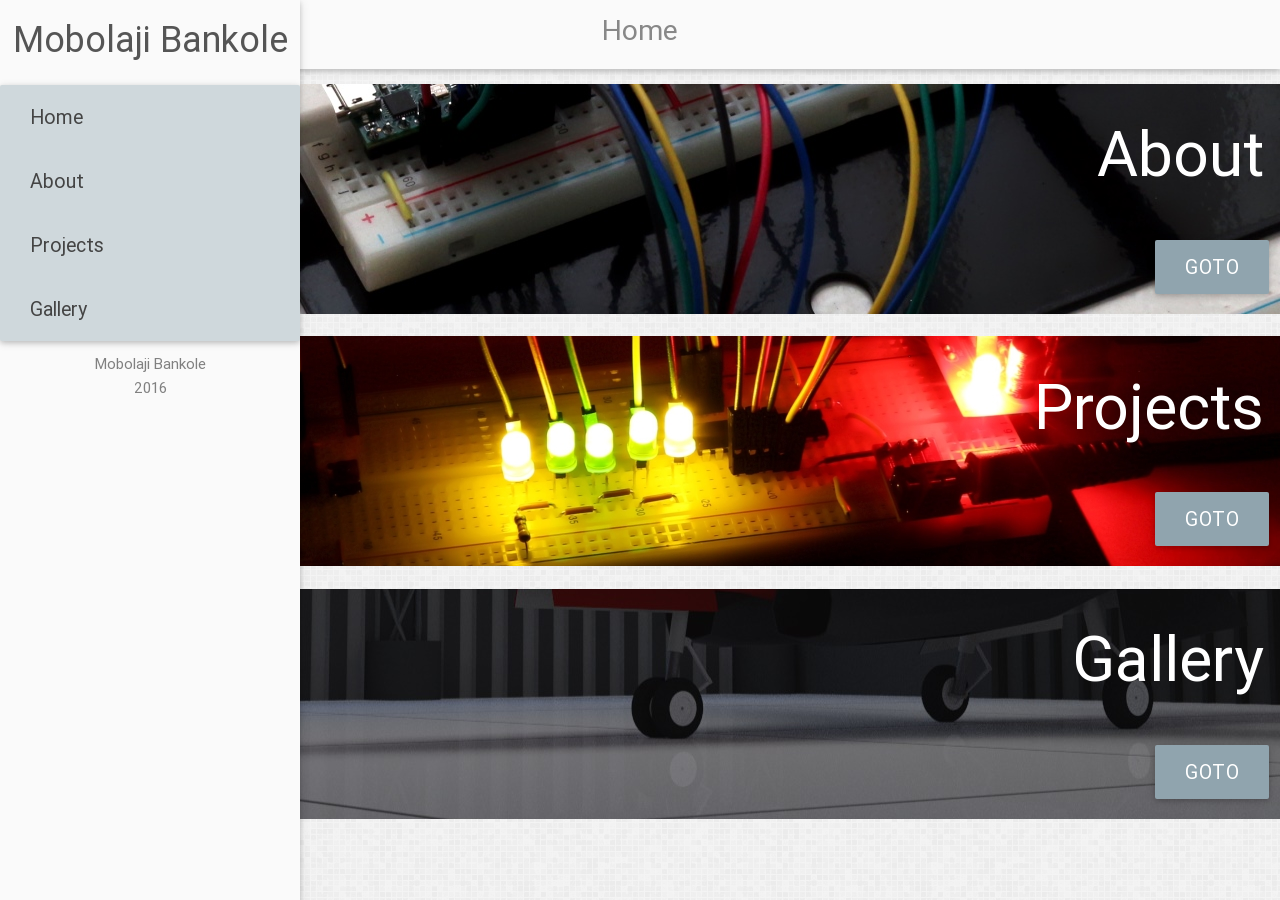
<file: index.html>
<html lang="en">
	<head>
		<title>Home - Mobolaji Bankole</title>
		<link href="http://fonts.googleapis.com/icon?family=Material+Icons" rel="stylesheet">
        <link rel="stylesheet" href="css/w3.css">
		<link type="text/css" rel="stylesheet" href="css/materialize.css"  media="screen,projection"/>
		<meta name="viewport" content="width=device-width, initial-scale=1.0"/>
        <meta name="theme-color" content="#90a4ae">
	</head>
	
	<body background="images/bg.png">
        
        <script type="text/javascript" src="https://code.jquery.com/jquery-2.1.1.min.js"></script>
        <script type="text/javascript" src="js/materialize.js"></script>
        
        <header>
            <ul id="nav-mobile" class="side-nav fixed grey lighten-5">
            <h1 class="center-align" style="font-size:2.4em; margin-top: 20px; color:555555">Mobolaji Bankole</h1>
                <div class="card left-align blue-grey lighten-4">
                    <li><a href="index.html" style="font-size:130%" class="transition">Home</a></li>
                    <li><a href="about.html"  style="font-size:130%" class="transition">About</a></li>
                    <li><a href="projects.html" style="font-size:130%" class="transition">Projects</a></li>
                    <li><a href="gallery.html" style="font-size:130%" class="transition">Gallery</a></li>
                </div>
                <div class="center-align" style="color:grey">
                    <h6>Mobolaji Bankole</h6>
                    <h6>2016</h6>
                </div>
            </ul>
        </header>
        
        <main>
            <div class="card" style="margin-top:0px">
                <div class="section no-pad-bot grey lighten-5" id="index-banner">
                    <div class="container">
                        <div class="container">
                            <a href="#" data-activates="nav-mobile" class="button-collapse top-nav waves-effect waves-light circle hide-on-large-only"><i class="black-text material-icons">menu</i></a>
                        </div>
                            <h1 class="header center" style="font-size:190%; margin:0px; color:888888">Home</h1>
                        <br>
                    </div>
                </div>
            </div>
            
            <div id="main" class="w3-animate-opacity">
                <div class="parallax-container">
                    <div class="row">
                        <div class="col s12 m12 l2 offset-l10">
                            <h1 class="right white-text" style="padding:5px">About</h1>
                        </div>
                    </div>
                    <div class="row">
                    	<div class="col s12 m12 l2 offset-l10">
                            <a class="waves-effect waves-light btn-large blue-grey lighten-2 right transition" href="about.html"  style="font-size:130%" class="transition">Goto</a>
                        </div>
                    </div>
                    <div class="parallax"><img src="images/OverviewThumb.jpg"></div>
                </div>

                <br>

                <div class="parallax-container">
                    <div class="row">
                        <div class="col s12 m12 l2 offset-l10">
                            <h1 class="right white-text" style="padding:5px">Projects</h1>
                        </div>
                    </div>
                    <div class="row">
                        <div class="col s12 m12 l2 offset-l10">
                            <a class="waves-effect waves-light btn-large blue-grey lighten-2 right transition" href="projects.html" style="font-size:130%">Goto</a>
                        </div>
                    </div>
                    <div class="parallax"><img src="images/DarkLightStripThumb.jpg"></div>
                </div>

                <br>

                <div class="parallax-container">
                    <div class="row">
                        <div class="col s12 m12 l2 offset-l10">
                            <h1 class="right white-text" style="padding:5px">Gallery</h1>
                        </div>
                    </div>
                    <div class="row">
                        <div class="col s12 m12 l2 offset-l10">
                            <a class="waves-effect waves-light btn-large blue-grey lighten-2 right transition" href="gallery.html" style="font-size:130%">Goto</a>
                        </div>
                    </div>
                    <div class="parallax"><img src="images/render7thumb.jpg"></div>
                </div>
            </div>
            
            <br>

        </main>
        
        <script>
            $(document).ready(function(){
                $('.parallax').parallax();
                $('.button-collapse').sideNav();                
                $('a.transition').click(function() {
                    event.preventDefault();
                    newLocation = this.href;
                    $('#main').fadeOut(150, newpage);
                });

                function newpage() {
                    window.location = newLocation;
                }
            });
        </script>
        <script>
            (function(i,s,o,g,r,a,m){i['GoogleAnalyticsObject']=r;i[r]=i[r]||function(){
            (i[r].q=i[r].q||[]).push(arguments)},i[r].l=1*new Date();a=s.createElement(o),
            m=s.getElementsByTagName(o)[0];a.async=1;a.src=g;m.parentNode.insertBefore(a,m)
            })(window,document,'script','https://www.google-analytics.com/analytics.js','ga');

            ga('create', 'UA-83601581-1', 'auto');
            ga('send', 'pageview');
        </script>
	</body>
</html>
</file>
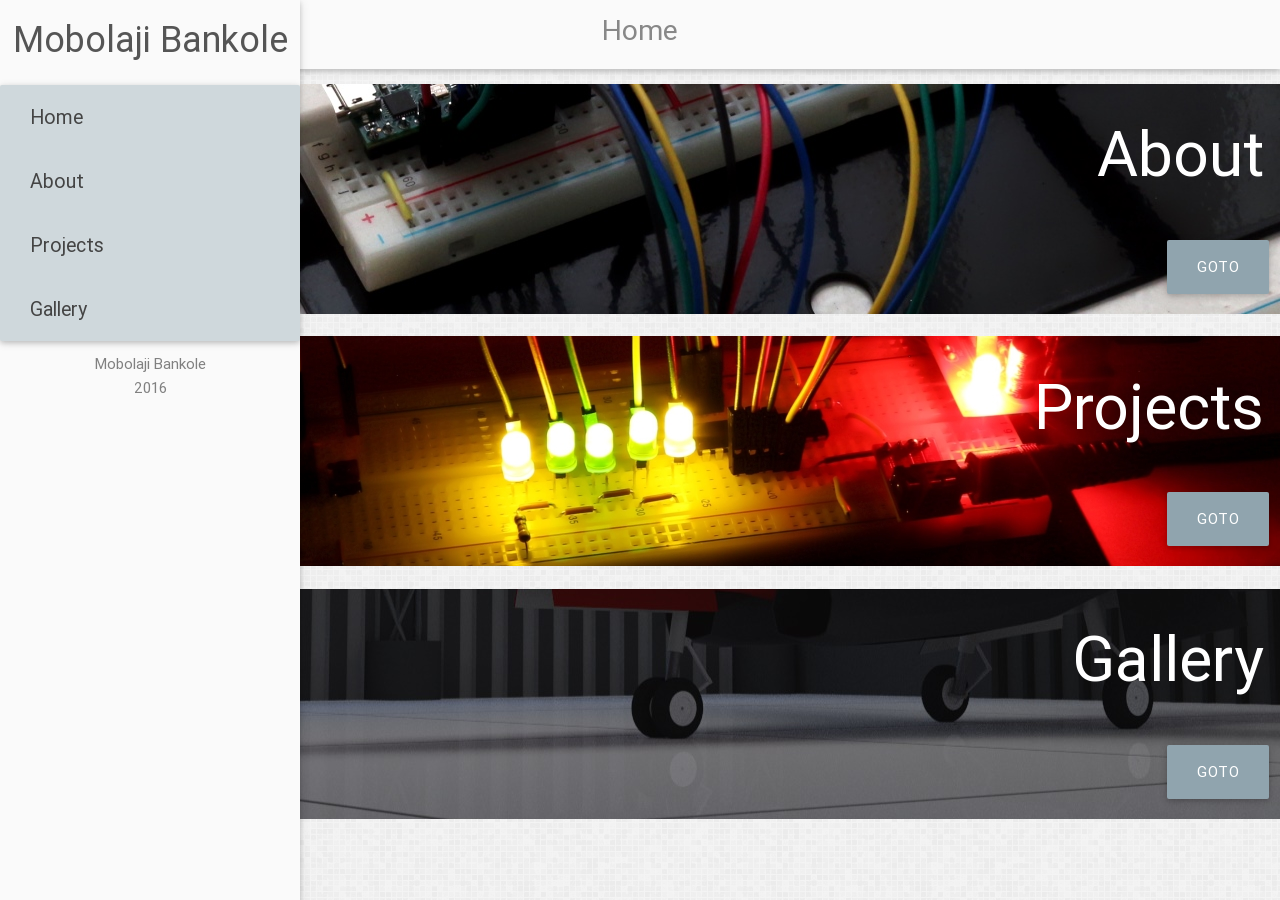
<file: backup/index.html>
<html>
	<head>
		<title>Home - Mobolaji Bankole</title>
		<link href="http://fonts.googleapis.com/icon?family=Material+Icons" rel="stylesheet">
		<link type="text/css" rel="stylesheet" href="css/materialize.css"  media="screen,projection"/>
		<meta name="viewport" content="width=device-width, initial-scale=1.0"/>
        <meta name="theme-color" content="#90a4ae">
	</head>
	
	<body background="images/bg.png">
        
        <script type="text/javascript" src="https://code.jquery.com/jquery-2.1.1.min.js"></script>
        <script type="text/javascript" src="js/materialize.js"></script>
        
        <header>
            <ul id="nav-mobile" class="side-nav fixed grey lighten-5">
            <h1 class="center-align" style="font-size:2.4em; margin-top: 20px; color:555555">Mobolaji Bankole</h1>
                <div class="card left-align blue-grey lighten-4">
                    <li><a href="#" style="font-size:130%">Home</a></li>
                    <li><a href="about.html"  style="font-size:130%">About</a></li>
                    <li><a href="#" style="font-size:130%">Projects</a></li>
                    <li><a href="#" style="font-size:130%">Gallery</a></li>
                </div>
                <div class="center-align" style="color:grey">
                    <h6>Mobolaji Bankole</h6>
                    <h6>2016</h6>
                </div>
            </ul>
        </header>
        
        <main>
            <div class="card" style="margin-top:0px">
                <div class="section no-pad-bot grey lighten-5" id="index-banner">
                    <div class="container">
                        <div class="container">
                            <a href="#" data-activates="nav-mobile" class="button-collapse top-nav waves-effect waves-light circle hide-on-large-only"><i class="black-text material-icons">menu</i></a>
                        </div>
                            <h1 class="header center" style="font-size:190%; margin:0px; color:888888">Home</h1>
                        <br>
                    </div>
                </div>
            </div>
            
            <div class="parallax-container">
                <div class="row">
                    <div class="col s12 m12 l2 offset-l10">
                        <h1 class="right white-text" style="padding:5px">About</h1>
                    </div>
                </div>
                <div class="row">
                    <div class="col s12 m12 l2 offset-l10">
                        <a class="waves-effect waves-light btn-large blue-grey lighten-2 right" href="#">Goto</a>
                    </div>
                </div>
                <div class="parallax"><img src="images/OverviewThumb.jpg"></div>
            </div>
            
            <br>
            
            <div class="parallax-container">
                <div class="row">
                    <div class="col s12 m12 l2 offset-l10">
                        <h1 class="right white-text" style="padding:5px">Projects</h1>
                    </div>
                </div>
                <div class="row">
                    <div class="col s12 m12 l2 offset-l10">
                        <a class="waves-effect waves-light btn-large blue-grey lighten-2 right" href="#">Goto</a>
                    </div>
                </div>
                <div class="parallax"><img src="images/DarkLightStripThumb.jpg"></div>
            </div>
            
            <br>
            
            <div class="parallax-container">
                <div class="row">
                    <div class="col s12 m12 l2 offset-l10">
                        <h1 class="right white-text" style="padding:5px">Gallery</h1>
                    </div>
                </div>
                <div class="row">
                    <div class="col s12 m12 l2 offset-l10">
                        <a class="waves-effect waves-light btn-large blue-grey lighten-2 right" href="#">Goto</a>
                    </div>
                </div>
                <div class="parallax"><img src="images/render7thumb.jpg"></div>
            </div>
            
            <br>

        </main>
        
        <script>
            $(document).ready(function()
            {
                $('.parallax').parallax();
                $('.button-collapse').sideNav(
                {
                    menuWidth: 300, // Default is 240
                    edge: 'left', // Choose the horizontal origin
                    closeOnClick: false // Closes side-nav on <a> clicks, useful for Angular/Meteor
                }
                );
            }
            );
        </script>
	</body>
</html>
</file>
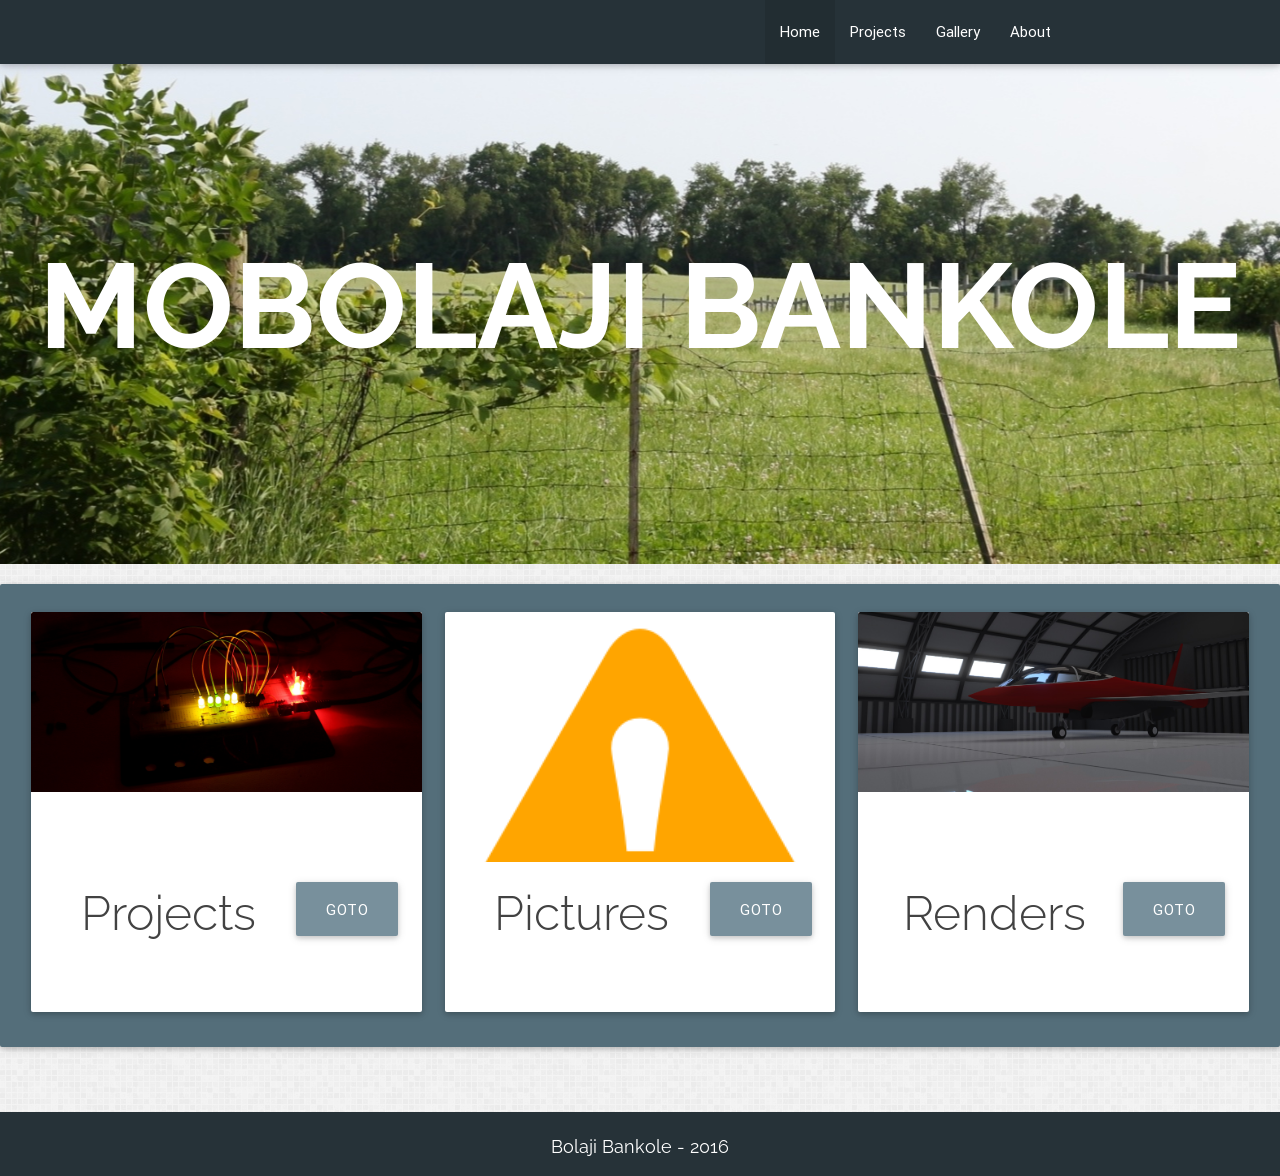
<file: old/index.html>
<!DOCTYPE html>
<html>
    
<head>
	<script type="text/rocketscript">
		var host = "mbankole.com";
		if ((host == window.location.host) && (window.location.protocol != "https:"))
			window.location.protocol = "https";
	</script>
	<link href='https://fonts.googleapis.com/css?family=Raleway:600' rel='stylesheet' type='text/css'>
    <!--This site is by no means an example of good html-->
	<!-- __  __       _           _       _ _   ____              _         _      -->
	<!--|  \/  |     | |         | |     (_|_) |  _ \            | |       | |     -->
	<!--| \  / | ___ | |__   ___ | | __ _ _ _  | |_) | __ _ _ __ | | _____ | | ___ -->
	<!--| |\/| |/ _ \| '_ \ / _ \| |/ _` | | | |  _ < / _` | '_ \| |/ / _ \| |/ _ \-->
	<!--| |  | | (_) | |_) | (_) | | (_| | | | | |_) | (_| | | | |   < (_) | |  __/-->
	<!--|_|  |_|\___/|_.__/ \___/|_|\__,_| |_| |____/ \__,_|_| |_|_|\_\___/|_|\___|-->
	<!--                                _/ |                                       -->
	<!--                               |__/                                        -->
	<!--Import materialize.css-->
    <link type="text/css" rel="stylesheet" href="css/materialize.css"  media="screen,projection"/>
	<title>Mobolaji Bankole</title>
    <!--Mobile Stuff-->
	<meta name="viewport" content="width=device-width, initial-scale=1.0, maximum-scale=1.0, user-scalable=no"/>
	<meta name="theme-color" content="#263238">
</head>

<body style="background-image:url(images/bg.png)">
    <!--Import jQuery before materialize.js-->
    <script type="text/javascript" src="https://code.jquery.com/jquery-2.1.1.min.js"></script>
    <script type="text/javascript" src="js/materialize.js"></script>
	<!-- START -->
	<div class="navbar-fixed">
		<nav class="blue-grey darken-4" role="navigation">
			<!--<a href="#!" class="brand-logo center"><i class="mdi-alert-warning left"></i>Heavy Construction</a>-->
			<div class="nav-wrapper container">
				<a id="logo-container" href="#" class="brand-logo" style="fontsize:5"></a>
				<!--normal-->
				<ul class="right hide-on-med-and-down">
					<li class="active"><a href="#">Home</a></li>
					<li><a href="projects.html">Projects</a></li>
					<li><a href="gallery.html">Gallery</a></li>
					<li><a href="about.html">About</a></li>
				</ul>
				<!--Small/Mobile-->
				<ul id="nav-mobile" class="side-nav">
					<li class="active"><a href="#"><i class="mdi-action-home small left"></i>Home</a></li>
					<li><a href="projects.html"><i class="mdi-action-group-work small left"></i>Projects</a></li>
					<li><a href="gallery.html"><i class="mdi-image-collections small left"></i>Gallery</a></li>
					<li><a href="about.html"><i class="mdi-social-person small left"></i>About</a></li>
				</ul>
			<a href="#" data-activates="nav-mobile" class="button-collapse"><i class="mdi-navigation-menu"></i></a>
			</div>
		</nav>
	</div>
	<div background-color="ffffff">
        <div class="parallax-container">
            <h1 class="white-text center-align hide-on-med-and-down" style="font-size:8em; line-height:1em; padding-top:1.25em; padding-bottom:1.25em"><b>MOBOLAJI BANKOLE</b></h1>
            <h1 class="white-text center-align hide-on-large-and-up" style="font-size:5em; line-height:1em; padding-top:1.25em"><b>MOBOLAJI BANKOLE</b></h1>
            <div class="parallax">
                <img src="images/fieldBackground.JPG">
            </div>
        </div>
    </div>
    
	
    
    <div class="card blue-grey darken-1" style="margin-top:20px; margin-left:0px; margin-right:0px; margin-bottom:0px">
        <div class="card-content white-text">
            <div class="row" style="margin-top:0px; margin-left:0px; margin-right:0px; margin-bottom:0px">
                <div class="col s12 m12 l4">
                    <div class="card medium">
                        <div class="card-image">
                            <img src="images/DarkLightStripThumb.jpg">
                        </div>
                        <div class="card-content">
                            <div class="row">
                                <div class="col s12 m12 l8">
                                    <h1 class="card-title grey-text text-darken-3 center-align" style="font-size:3.2em; line-height:.0em">Projects</h1>
                                </div>
                                <div class="col s12 m12 l4">
                                    <a class="waves-effect waves-light btn-large blue-grey lighten-1" href="projects.html">Goto</a>
                                </div>
                            </div>
                        </div>
                    </div>
                </div>

                <div class="col s12 m12 l4">
                    <div class="card medium">
                        <div class="card-image">
                            <img src="images/ImageError.png">
                        </div>
                        <div class="card-content">
                            <div class="row">
                                <div class="col s12 m12 l8">
                                    <h1 class="card-title grey-text text-darken-3 center-align" style="font-size:3.2em; line-height:.0em">Pictures</h1>
                                </div>
                                <div class="col s12 m12 l4">
                                    <a class="waves-effect waves-light btn-large blue-grey lighten-1" href="#">Goto</a>
                                </div>
                            </div>
                        </div>
                    </div>
                </div>

                <div class="col s12 m12 l4">
                    <div class="card medium">
                        <div class="card-image">
                            <img src="images/render7thumb.jpg">
                        </div>
                        <div class="card-content">
                            <div class="row">
                                <div class="col s12 m12 l8">
                                    <h1 class="card-title grey-text text-darken-3 center-align" style="font-size:3.2em; line-height:.0em">Renders</h1>
                                </div>
                                <div class="col s12 m12 l4">
                                    <a class="waves-effect waves-light btn-large blue-grey lighten-1" href="gallery.html">Goto</a>
                                </div>
                            </div>
                        </div>
                    </div>
                </div>
            </div>
        </div>
    </div>
    <br>
    <br>
    
	<footer class="page-footer blue-grey darken-4">   
        <h6 class="center-align" style="color:white; font-size:1.2em; padding-bottom:0.8em">Bolaji Bankole - 2016</h6> 
	</footer>
    
	<!-- JAVASCRIPT -->
	<script>
        $(".button-collapse").sideNav();
        $(document).ready(function(){
          $('.parallax').parallax();
        });
	</script>
</body>
    
</html>
</file>
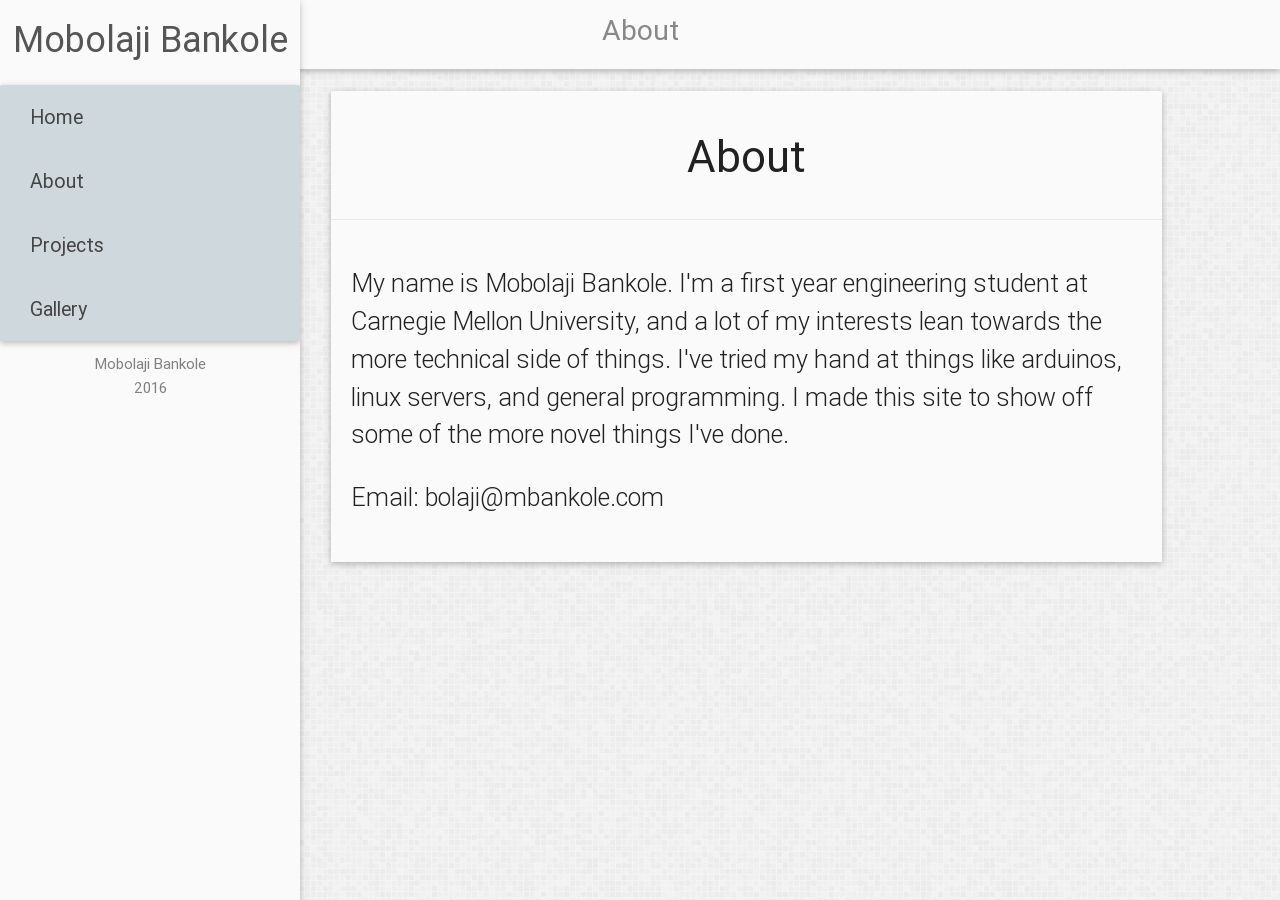
<file: about.html>
<html lang="en">
	<head>
		<title>About - Mobolaji Bankole</title>
		<link href="http://fonts.googleapis.com/icon?family=Material+Icons" rel="stylesheet">
        <link rel="stylesheet" href="css/w3.css">
		<link type="text/css" rel="stylesheet" href="css/materialize.css"  media="screen,projection"/>
		<meta name="viewport" content="width=device-width, initial-scale=1.0"/>
        <meta name="theme-color" content="#b0bec5">
	</head>
	
	<body background="images/bg.png">
        
        <script type="text/javascript" src="https://code.jquery.com/jquery-2.1.1.min.js"></script>
        <script type="text/javascript" src="js/materialize.js"></script>
        
        <header>
            <ul id="nav-mobile" class="side-nav fixed grey lighten-5">
            <h1 class="center-align" style="font-size:2.4em; margin-top: 20px; color:555555">Mobolaji Bankole</h1>
                <div class="card left-align blue-grey lighten-4">
                    <li><a href="index.html" style="font-size:130%" class="transition">Home</a></li>
                    <li><a href="about.html"  style="font-size:130%" class="transition">About</a></li>
                    <li><a href="projects.html" style="font-size:130%" class="transition">Projects</a></li>
                    <li><a href="gallery.html" style="font-size:130%" class="transition">Gallery</a></li>
                </div>
                <div class="center-align" style="color:grey">
                    <h6>Mobolaji Bankole</h6>
                    <h6>2016</h6>
                </div>
            </ul>
        </header>
        
        <main>
            <div class="card" style="margin-top:0px">
                <div class="section no-pad-bot grey lighten-5" id="index-banner">
                    <div class="container">
                        <div class="container">
                            <a href="#" data-activates="nav-mobile" class="button-collapse top-nav waves-effect waves-light circle hide-on-large-only"><i class="black-text material-icons">menu</i></a>
                        </div>
                            <h1 class="header center" style="font-size:190%; margin:0px; color:888888">About</h1>
                        <br>
                    </div>
                </div>
            </div>
            
            <div id="main" class="w3-animate-bottom">
                <div class="row">
                    <div class="col s12 m12 l8 offset-l3">
                        <div class="card grey lighten-5">
                            <div class="card-content">
                                <h3 class="center">About</h3>
                            </div>
                            <div class="card-action">
                                <p class="flow-text">My name is Mobolaji Bankole. I'm a first year engineering student at Carnegie Mellon University, and a lot of my interests lean towards the more technical side of things. I've tried my hand at things like arduinos, linux servers, and general programming. I made this site to show off some of the more novel things I've done.</p>
                                <p class="flow-text">Email: bolaji@mbankole.com</p>
                            </div>
                        </div>
                    </div>
                </div>
            </div>
            <br>
        </main>
        
        <script>
            $(document).ready(function(){
                $('.parallax').parallax();
                $('.button-collapse').sideNav();                
                $('a.transition').click(function() {
                    event.preventDefault();
                    newLocation = this.href;
                    $('#main').fadeOut(150, newpage);
                });

                function newpage() {
                    window.location = newLocation;
                }
            });
        </script>
        <script>
            (function(i,s,o,g,r,a,m){i['GoogleAnalyticsObject']=r;i[r]=i[r]||function(){
            (i[r].q=i[r].q||[]).push(arguments)},i[r].l=1*new Date();a=s.createElement(o),
            m=s.getElementsByTagName(o)[0];a.async=1;a.src=g;m.parentNode.insertBefore(a,m)
            })(window,document,'script','https://www.google-analytics.com/analytics.js','ga');

            ga('create', 'UA-83601581-1', 'auto');
            ga('send', 'pageview');
        </script>
	</body>
</html>
</file>
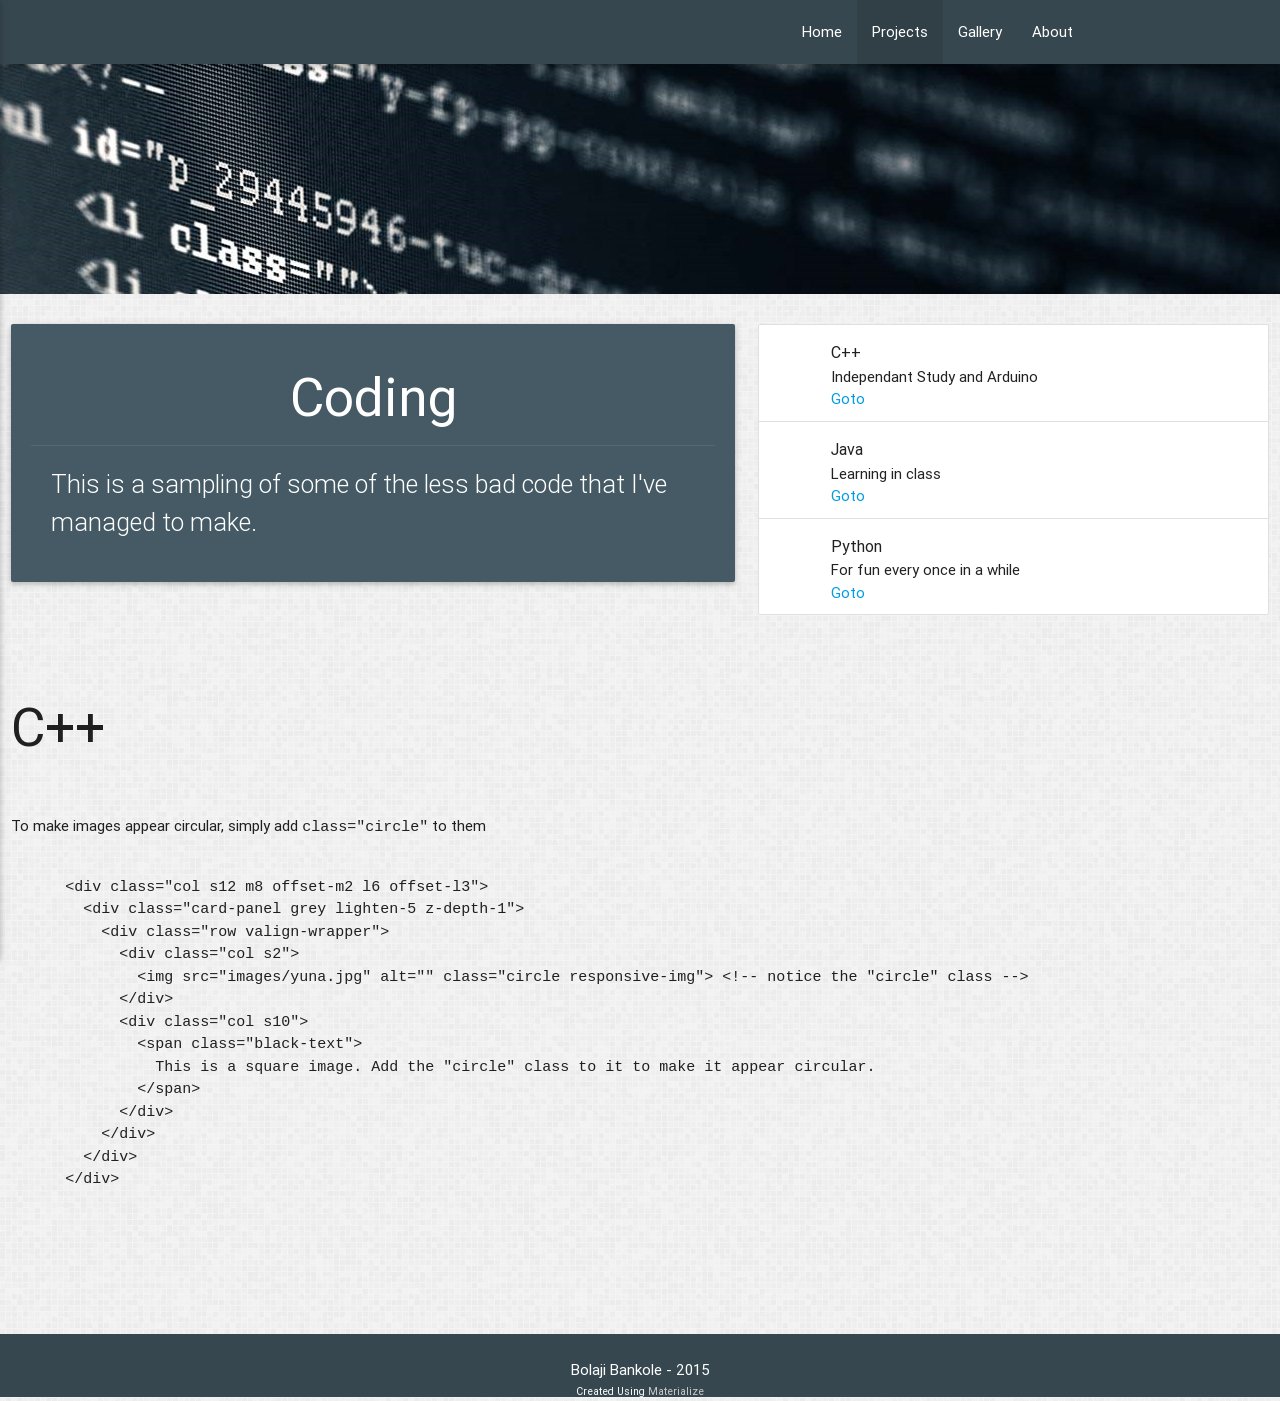
<file: coding.html>
<!DOCTYPE html>
<html>
<head>
	<script type="text/rocketscript">
		var host = "mbankole.com";
		if ((host == window.location.host) && (window.location.protocol != "https:"))
			window.location.protocol = "https";
	</script>
	<link href='https://fonts.googleapis.com/css?family=Raleway:600' rel='stylesheet' type='text/css'>
    <!--Import materialize.css-->
    <link type="text/css" rel="stylesheet" href="css/materialize.css"  media="screen,projection"/>
	<title>Coding - Mobolaji Bankole</title>
    <!--Mobile Stuff-->
	<meta name="viewport" content="width=device-width, initial-scale=1.0, maximum-scale=1.0, user-scalable=no"/>
	<meta name="theme-color" content="#263238">
</head>

<body style="background-image:url(images/bg.png)">
    <!--Import jQuery before materialize.js-->
    <script type="text/javascript" src="https://code.jquery.com/jquery-2.1.1.min.js"></script>
    <script type="text/javascript" src="js/materialize.js"></script>
	<!-- START -->
	<div class="navbar-fixed">
		<nav class="blue-grey darken-3" style="color:rgba(69, 90, 100,.4)" role="navigation">
			<!--<a href="#!" class="brand-logo center"><i class="mdi-alert-warning left"></i>Heavy Construction</a>-->
			<div class="nav-wrapper container">
				<a id="logo-container" href="#" class="brand-logo" style="fontsize:5"></a>
				<!--normal-->
				<ul class="right hide-on-med-and-down">
					<li><a href="index.html">Home</a></li>
					<li class="active"><a href="#">Projects</a></li>
					<li><a href="gallery.html">Gallery</a></li>
					<li><a href="about.html">About</a></li>
				</ul>
				<!--Small/Mobile-->
				<ul id="nav-mobile" class="side-nav">
					<li><a href="index.html"><i class="mdi-action-home small left"></i>Home</a></li>
					<li class="active"><a href="#"><i class="mdi-action-group-work small left"></i>Projects</a></li>
					<li><a href="gallery.html"><i class="mdi-image-collections small left"></i>Gallery</a></li>
					<li><a href="about.html"><i class="mdi-social-person small left"></i>About</a></li>
				</ul>
			<a href="#" data-activates="nav-mobile" class="button-collapse"><i class="mdi-navigation-menu"></i></a>
			</div>
		</nav>
	</div>

	<div class="parallax-container">
		<br>
		<br>
		<br>
		<br>
		<br>
		<br>
		<br>
		<br>
		<div class="container">
			<h1 class="white-text center-align" style="font-size:8em"><b>CODING</b></h1>
		</div>
		<div class="parallax">
			<img src="images/code.jpg">
		</div>
	</div>
	<br>
		<!--<video poster="images/ImageError.png" autoplay loop muted>
			<source src="vid.ogv" type='video/ogg; codecs="theora, vorbis"'>
			<source src="vid.mp4" type='video/mp4; codecs="avc1.4D401E, mp4a.40.2"'>
			Your browser does not support the video tag.
		</video>-->
	<div class="row">
		<div class="col s12 m7">
			<div class="card blue-grey darken-2">
				<div class="card-content white-text">
					<h2 class="header center" style="line-height:01">Coding</h2>
					<div class="card-action">
						<p class="flow-text">This is a sampling of some of the less bad code that I've managed to make. </p>
					</div>
				</div>
			</div>
        </div>
		<div class="col s12 m5">
			<ul class="collection">
				<li class="collection-item avatar">
					<h4 class="title" style="font-size:20;line-height:0">C++</h4>
					<p>Independant Study and Arduino<br><A HREF="#c++">Goto</A></p>
				</li>
				<li class="collection-item avatar">
					<h4 class="title" style="font-size:20;line-height:0">Java</h4>
					<p>Learning in class<br><A HREF="#java">Goto</A></p>
				</li>
				<li class="collection-item avatar">
					<h4 class="title" style="font-size:20;line-height:0">Python</h4>
					<p>For fun every once in a while<br><A HREF="#python">Goto</A></p>
				</li>
			</ul>
		</div>
	</div>
	<br>
	<A NAME="c++"></A>
	<div class = "row">
		<div class="col s12" style="line-height:0">
			<h2> C++ </h2>
		</div>
	</div>
	<div class="row">
          <div class="col s12">
            <p>To make images appear circular, simply add <code class="language-markup">class="circle"</code> to them</p>
            <pre><code class="language-markup">
      &lt;div class="col s12 m8 offset-m2 l6 offset-l3">
        &lt;div class="card-panel grey lighten-5 z-depth-1">
          &lt;div class="row valign-wrapper">
            &lt;div class="col s2">
              &lt;img src="images/yuna.jpg" alt="" class="circle responsive-img"> &lt;!-- notice the "circle" class -->
            &lt;/div>
            &lt;div class="col s10">
              &lt;span class="black-text">
                This is a square image. Add the "circle" class to it to make it appear circular.
              &lt;/span>
            &lt;/div>
          &lt;/div>
        &lt;/div>
      &lt;/div>
            </code></pre>
          </div>
        </div>
	<A NAME="java"></A>
	<br>
	<div class="row">
		<div class="col s12 m5">

        </div>
		<div class="col s12 m7">

        </div>		
	</div>
	<A NAME="python"></A>
	<br>
	<div class="row">
		<div class="col s12 m5">
			
        </div>
		<div class="col s12 m7">
			
        </div>		
	</div>

	<footer class="page-footer blue-grey darken-3">
        <div class="container">
			<h6 class="center-align" style="color:white;font-size:1em">Bolaji Bankole - 2015</h6>
			<h6 class="center-align" style="color:white;font-size:.7em">Created Using <a href="http://materializecss.com/" style="color:#CCCCCC">Materialize</a></h6>
        </div>
	</footer>
	<!-- JAVASCRIPT -->
	<script>
	$(".button-collapse").sideNav();
	$(document).ready(function(){
      $('.parallax').parallax();
    });
	</script>
</body>

</html>
</file>
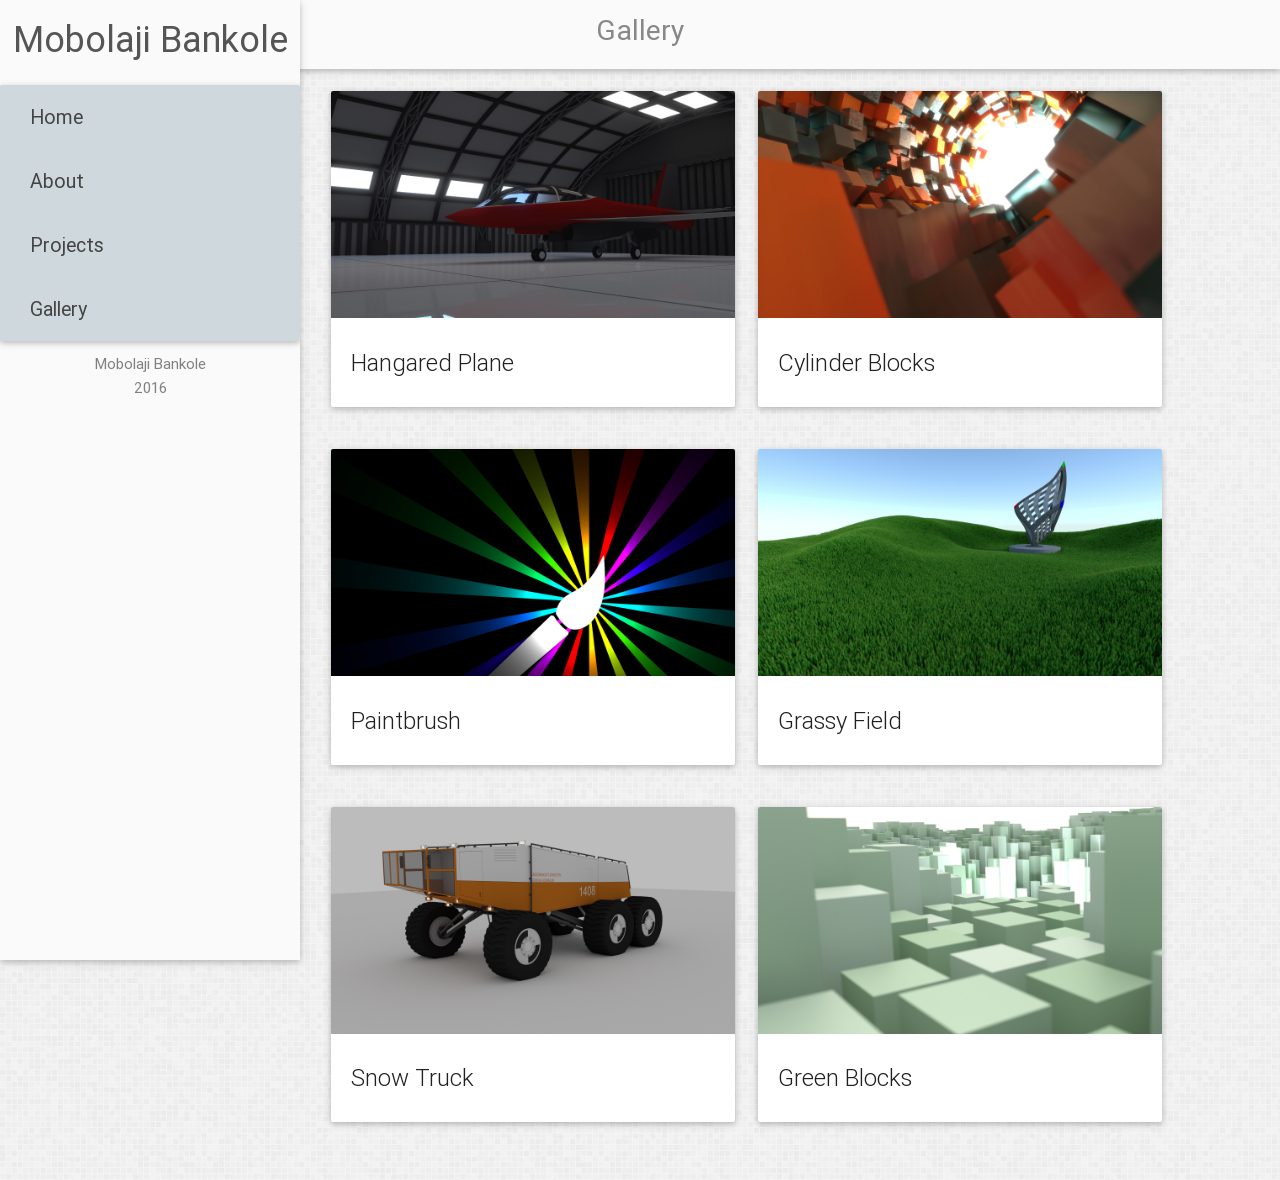
<file: gallery.html>
<html lang="en">
	<head>
		<title>Gallery - Mobolaji Bankole</title>
		<link href="http://fonts.googleapis.com/icon?family=Material+Icons" rel="stylesheet">
        <link rel="stylesheet" href="css/w3.css">
		<link type="text/css" rel="stylesheet" href="css/materialize.css"  media="screen,projection"/>
		<meta name="viewport" content="width=device-width, initial-scale=1.0"/>
        <meta name="theme-color" content="#b0bec5">
	</head>
	
	<body background="images/bg.png">
        
        <script type="text/javascript" src="https://code.jquery.com/jquery-2.1.1.min.js"></script>
        <script type="text/javascript" src="js/materialize.js"></script>
        
        <header>
            <ul id="nav-mobile" class="side-nav fixed grey lighten-5">
            <h1 class="center-align" style="font-size:2.4em; margin-top: 20px; color:555555">Mobolaji Bankole</h1>
                <div class="card left-align blue-grey lighten-4">
                    <li><a href="index.html" style="font-size:130%" class="transition">Home</a></li>
                    <li><a href="about.html"  style="font-size:130%" class="transition">About</a></li>
                    <li><a href="projects.html" style="font-size:130%" class="transition">Projects</a></li>
                    <li><a href="gallery.html" style="font-size:130%" class="transition">Gallery</a></li>
                </div>
                <div class="center-align" style="color:grey">
                    <h6>Mobolaji Bankole</h6>
                    <h6>2016</h6>
                </div>
            </ul>
        </header>
        
        <main>
            <div class="card" style="margin-top:0px">
                <div class="section no-pad-bot grey lighten-5" id="index-banner">
                    <div class="container">
                        <div class="container">
                            <a href="#" data-activates="nav-mobile" class="button-collapse top-nav waves-effect waves-light circle hide-on-large-only"><i class="black-text material-icons">menu</i></a>
                        </div>
                            <h1 class="header center" style="font-size:190%; margin:0px; color:888888">Gallery</h1>
                        <br>
                    </div>
                </div>
            </div>
            
            <div id="main" class="w3-animate-bottom">
                
                <div class="row">
                    <div class="col s12 m12 l4 offset-l3">
                        <div class="card">
				            <div class="card-image waves-effect waves-block waves-light">
					           <img class="activator" src="gallery/plane.jpg">
				            </div>
				            <div class="card-content">
					           <span class="card-title activator grey-text text-darken-4">Hangared Plane <i class="mdi-navigation-more-vert right"></i></span>
				            </div>
				            <div class="card-reveal">
					           <span class="card-title grey-text text-darken-4">Hangared Plane <i class="mdi-navigation-close right"></i></span>
					           <p>I built on this for quite a while. I think it turned out ok. <br><a href="gallery/plane.jpg">Full Resolution</a></p>
				            </div>
			             </div>
                    </div>
                    <div class="col s12 m12 l4">
                        <div class="card">
				            <div class="card-image waves-effect waves-block waves-light">
					           <img class="activator" src="gallery/blocks.jpg">
				            </div>
				            <div class="card-content">
					           <span class="card-title activator grey-text text-darken-4">Cylinder Blocks <i class="mdi-navigation-more-vert right"></i></span>
				            </div>
				            <div class="card-reveal">
					           <span class="card-title grey-text text-darken-4">Cylinder Blocks <i class="mdi-navigation-close right"></i></span>
					           <p>I actually got this printed on a poster as part of a test of a render farm at my school. <br><a href="gallery/blocks.jpg">Full Resolution</a></p>
				            </div>
			             </div>
                    </div>
                </div>
                
                <div class="row">
                    <div class="col s12 m12 l4 offset-l3">
                        <div class="card">
				            <div class="card-image waves-effect waves-block waves-light">
					           <img class="activator" src="gallery/brightbrush.jpg">
				            </div>
				            <div class="card-content">
					           <span class="card-title activator grey-text text-darken-4">Paintbrush <i class="mdi-navigation-more-vert right"></i></span>
				            </div>
				            <div class="card-reveal">
					           <span class="card-title grey-text text-darken-4">Paintbrush <i class="mdi-navigation-close right"></i></span>
					           <p>This was heavily inspired by a friends desktop background. I thought, "I can recreate that in blender," so I did. <br><a href="gallery/brightbrush.jpg">Full Resolution</a></p>
				            </div>
			             </div>
                    </div>
                    <div class="col s12 m12 l4">
                        <div class="card">
				            <div class="card-image waves-effect waves-block waves-light">
					           <img class="activator" src="gallery/grassyfield.jpg">
				            </div>
				            <div class="card-content">
					           <span class="card-title activator grey-text text-darken-4">Grassy Field <i class="mdi-navigation-more-vert right"></i></span>
				            </div>
				            <div class="card-reveal">
					           <span class="card-title grey-text text-darken-4">Grassy Field <i class="mdi-navigation-close right"></i></span>
					           <p>I made this as some grass practice. <br><a href="gallery/grassyfield.jpg">Full Resolution</a></p>
				            </div>
                        </div>
                    </div>
                </div>
                 
                <div class="row">
                    <div class="col s12 m12 l4 offset-l3">
                        <div class="card">
				            <div class="card-image waves-effect waves-block waves-light">
					           <img class="activator" src="gallery/snowtruck.jpg">
				            </div>
				            <div class="card-content">
					           <span class="card-title activator grey-text text-darken-4">Snow Truck <i class="mdi-navigation-more-vert right"></i></span>
				            </div>
				            <div class="card-reveal">
					           <span class="card-title grey-text text-darken-4">Snow Truck <i class="mdi-navigation-close right"></i></span>
					           <p>This was inspired by a work of <a href="http://www.simonstalenhag.se/">Simon Stalenhag</a> depicting a search for a missing person in a snowy forest. <br><a href="gallery/snowtruck.jpg">Full Resolution</a></p>
				            </div>
			             </div>
                    </div>
                    <div class="col s12 m12 l4">
                        <div class="card">
				            <div class="card-image waves-effect waves-block waves-light">
					           <img class="activator" src="gallery/greenblocks.jpg">
				            </div>
				            <div class="card-content">
					           <span class="card-title activator grey-text text-darken-4">Green Blocks <i class="mdi-navigation-more-vert right"></i></span>
				            </div>
				            <div class="card-reveal">
					           <span class="card-title grey-text text-darken-4">Green Blocks <i class="mdi-navigation-close right"></i></span>
					               <p>Honestly, I just made this one for kicks, as opposed to trying to practice anything. I think I was going for a kind of wallpaper look. <br><a href="gallery/greenblocks.jpg">Full Resolution</a></p>
				            </div>
                        </div>
                    </div>
                </div>
                
            </div>
            
            <br>
        </main>
        
        <script>
            $(document).ready(function(){
                $('.parallax').parallax();
                
                $('.button-collapse').sideNav();                
                $('a.transition').click(function() {
                    event.preventDefault();
                    newLocation = this.href;
                    $('#main').fadeOut(150, newpage);
                });
                function newpage() {
                    window.location = newLocation;
                }
            });
        </script>
        <script>
            (function(i,s,o,g,r,a,m){i['GoogleAnalyticsObject']=r;i[r]=i[r]||function(){
            (i[r].q=i[r].q||[]).push(arguments)},i[r].l=1*new Date();a=s.createElement(o),
            m=s.getElementsByTagName(o)[0];a.async=1;a.src=g;m.parentNode.insertBefore(a,m)
            })(window,document,'script','https://www.google-analytics.com/analytics.js','ga');

            ga('create', 'UA-83601581-1', 'auto');
            ga('send', 'pageview');
        </script>
	</body>
</html>
</file>
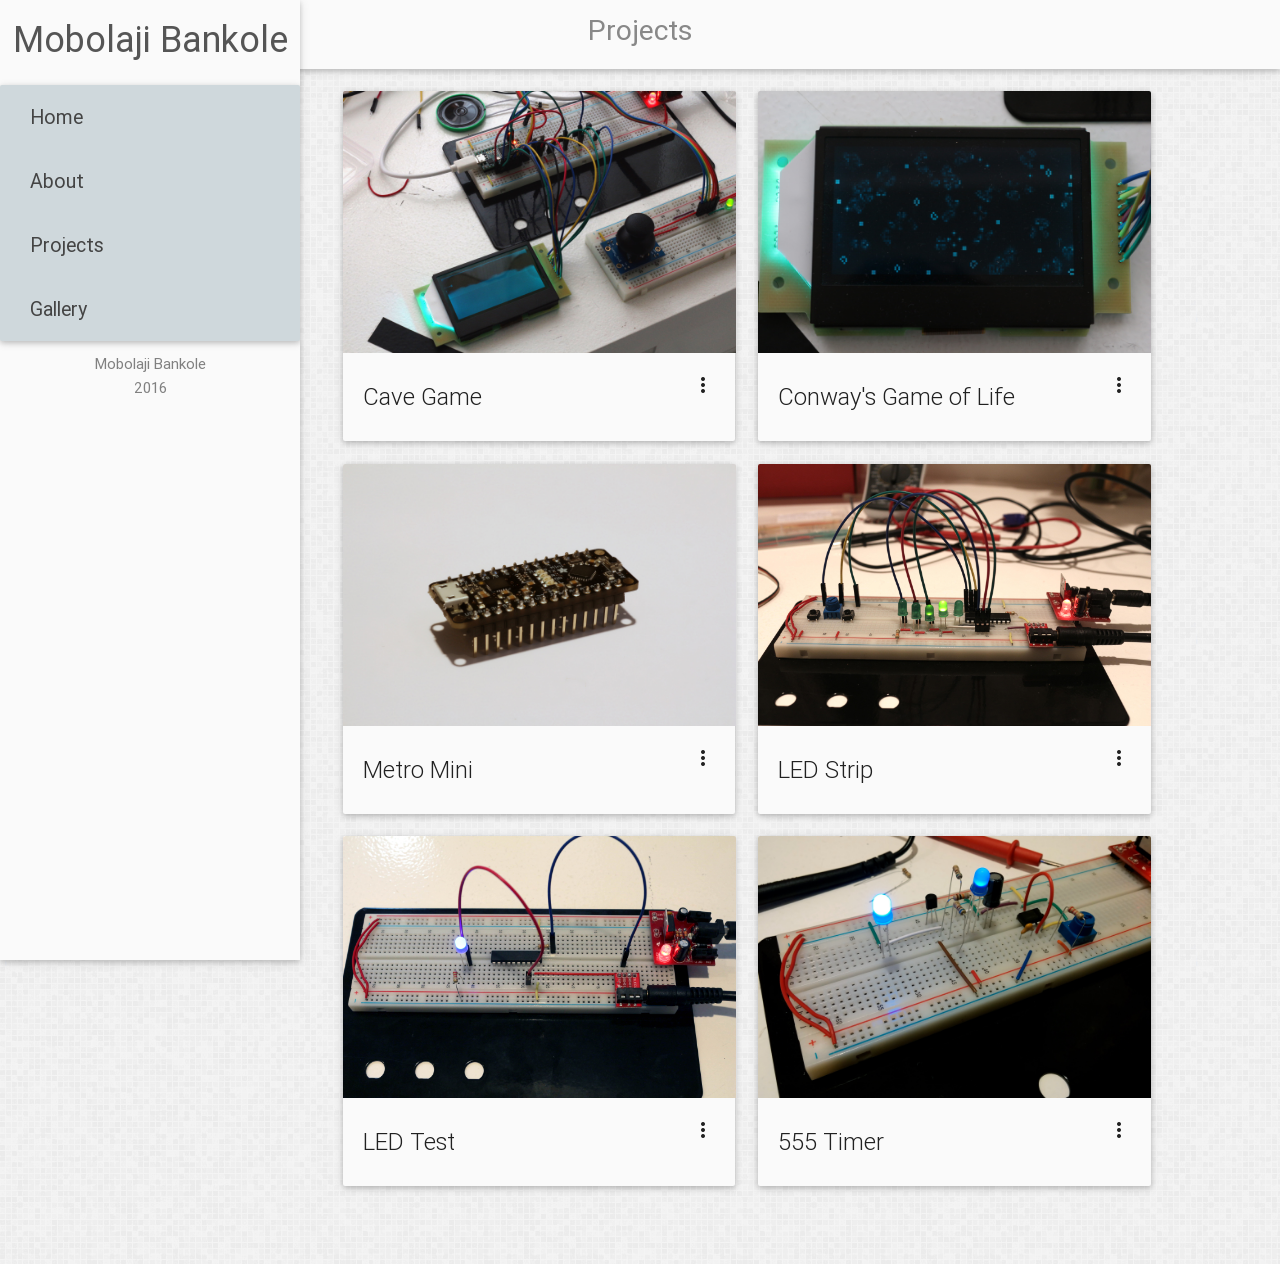
<file: projects.html>
<html lang="en">
	<head>
		<title>Projects - Mobolaji Bankole</title>
		<link href="http://fonts.googleapis.com/icon?family=Material+Icons" rel="stylesheet">
        <link rel="stylesheet" href="css/w3.css">
		<link type="text/css" rel="stylesheet" href="css/materialize.css"  media="screen,projection"/>
		<meta name="viewport" content="width=device-width, initial-scale=1.0"/>
        <meta name="theme-color" content="#90a4ae">
	</head>
	
	<body background="images/bg.png">
        
        <script type="text/javascript" src="https://code.jquery.com/jquery-2.1.1.min.js"></script>
        <script type="text/javascript" src="js/materialize.js"></script>
        
        <header>
            <ul id="nav-mobile" class="side-nav fixed grey lighten-5">
            <h1 class="center-align" style="font-size:2.4em; margin-top: 20px; color:555555">Mobolaji Bankole</h1>
                <div class="card left-align blue-grey lighten-4">
                    <li><a href="index.html" style="font-size:130%" class="transition">Home</a></li>
                    <li><a href="about.html"  style="font-size:130%" class="transition">About</a></li>
                    <li><a href="projects.html" style="font-size:130%" class="transition">Projects</a></li>
                    <li><a href="gallery.html" style="font-size:130%" class="transition">Gallery</a></li>
                </div>
                <div class="center-align" style="color:grey">
                    <h6>Mobolaji Bankole</h6>
                    <h6>2016</h6>
                </div>
            </ul>
        </header>
        
        <main>
            <div class="card" style="margin-top:0px">
                <div class="section no-pad-bot grey lighten-5" id="index-banner">
                    <div class="container">
                        <div class="container">
                            <a href="#" data-activates="nav-mobile" class="button-collapse top-nav waves-effect waves-light circle hide-on-large-only"><i class="black-text material-icons">menu</i></a>
                        </div>
                            <h1 class="header center" style="font-size:190%; margin:0px; color:888888">Projects</h1>
                        <br>
                    </div>
                </div>
            </div>
            
            <div id="main" class="w3-animate-bottom">
                <div class="row">
                    <div class="col s12 m12 l8 offset-l3">
                        <div class="row">
                            <div class="col s12 m12 l6">
                                <div class="card grey lighten-5">
                                    <div class="card-image waves-effect waves-block waves-light">
                                        <img class="activator" src="images/CaveGame.jpg">
                                    </div>
                                    <div class="card-content">
                                        <span class="card-title activator grey-text text-darken-4">Cave Game<i class="material-icons right">more_vert</i></span>
                                    </div>
                                    <div class="card-reveal">
                                        <span class="card-title grey-text text-darken-4">Cave Game<i class="material-icons right">close</i></span>
                                        <p class="flow-text">Making use of the Teensy's multiple ADCs.</p>
                                    </div>
                                </div>
                            </div>
                            <div class="col s12 m12 l6">
                                <div class="card grey lighten-5">
                                    <div class="card-image waves-effect waves-block waves-light">
                                        <img class="activator" src="images/GOL.JPG">
                                    </div>
                                    <div class="card-content">
                                        <span class="card-title activator grey-text text-darken-4">Conway's Game of Life<i class="material-icons right">more_vert</i></span>
                                    </div>
                                    <div class="card-reveal">
                                        <span class="card-title grey-text text-darken-4">Conway's Game of Life<i class="material-icons right">close</i></span>
                                        <p class="flow-text">I replaced the dead Metro Mini with a Teensy 3.1. I programmed Conway's Game of Life to explore the possibilties of the much faster core and larger RAM. Immediately upon finishing, I learned that it was included in the LCD library. Practice never hurts though.</p>
                                    </div>
                                </div>
                            </div>
                            <div class="col s12 m12 l6">
                                <div class="card grey lighten-5">
                                    <div class="card-image waves-effect waves-block waves-light">
                                        <img class="activator" src="images/MetroMini.jpg">
                                    </div>
                                    <div class="card-content">
                                        <span class="card-title activator grey-text text-darken-4">Metro Mini<i class="material-icons right">more_vert</i></span>
                                    </div>
                                    <div class="card-reveal">
                                        <span class="card-title grey-text text-darken-4">Metro Mini<i class="material-icons right">close</i></span>
                                        <p class="flow-text">A very short lived, but valued component. As my first arduino experience, I learned a lot from it, but killed it in the end.</p>
                                    </div>
                                </div>
                            </div>
                            <div class="col s12 m12 l6">
                                <div class="card grey lighten-5">
                                    <div class="card-image waves-effect waves-block waves-light">
                                        <img class="activator" src="images/LightStrip.jpg">
                                    </div>
                                    <div class="card-content">
                                        <span class="card-title activator grey-text text-darken-4">LED Strip<i class="material-icons right">more_vert</i></span>
                                    </div>
                                    <div class="card-reveal">
                                        <span class="card-title grey-text text-darken-4">LED Strip<i class="material-icons right">close</i></span>
                                        <p class="flow-text">Using the Picaxe 20M2, I made an interface of two buttons and a potentiometer that controls the speed and direction that the LEDs pulse.</p>
                                    </div>
                                </div>
                            </div>
                            <div class="col s12 m12 l6">
                                <div class="card grey lighten-5">
                                    <div class="card-image waves-effect waves-block waves-light">
                                        <img class="activator" src="images/LEDTest.jpg">
                                    </div>
                                    <div class="card-content">
                                        <span class="card-title activator grey-text text-darken-4">LED Test<i class="material-icons right">more_vert</i></span>
                                    </div>
                                    <div class="card-reveal">
                                        <span class="card-title grey-text text-darken-4">LED Test<i class="material-icons right">close</i></span>
                                        <p class="flow-text">Built the circuit to program and test a Picaxe 20M2. You have to start somewhere.</p>
                                    </div>
                                </div>
                            </div>
                            <div class="col s12 m12 l6">
                                <div class="card grey lighten-5">
                                    <div class="card-image waves-effect waves-block waves-light">
                                        <img class="activator" src="images/555Circuit.jpg">
                                    </div>
                                    <div class="card-content">
                                        <span class="card-title activator grey-text text-darken-4">555 Timer<i class="material-icons right">more_vert</i></span>
                                    </div>
                                    <div class="card-reveal">
                                        <span class="card-title grey-text text-darken-4">555 Timer<i class="material-icons right">close</i></span>
                                        <p class="flow-text">Simple flashing LEDs using a 555 timer and the associated components. Uses a NOT gate, so the LEDs alternate.</p>
                                    </div>
                                </div>
                            </div>
                        </div>
                    </div>
                </div>
            </div>
            
            <br>

        </main>
        
        <script>
            $(document).ready(function(){
                $('.parallax').parallax();
                $('.button-collapse').sideNav();                
                $('a.transition').click(function() {
                    event.preventDefault();
                    newLocation = this.href;
                    $('#main').fadeOut(150, newpage);
                });

                function newpage() {
                    window.location = newLocation;
                }
            });
        </script>
        <script>
            (function(i,s,o,g,r,a,m){i['GoogleAnalyticsObject']=r;i[r]=i[r]||function(){
            (i[r].q=i[r].q||[]).push(arguments)},i[r].l=1*new Date();a=s.createElement(o),
            m=s.getElementsByTagName(o)[0];a.async=1;a.src=g;m.parentNode.insertBefore(a,m)
            })(window,document,'script','https://www.google-analytics.com/analytics.js','ga');

            ga('create', 'UA-83601581-1', 'auto');
            ga('send', 'pageview');
        </script>
	</body>
</html>
</file>
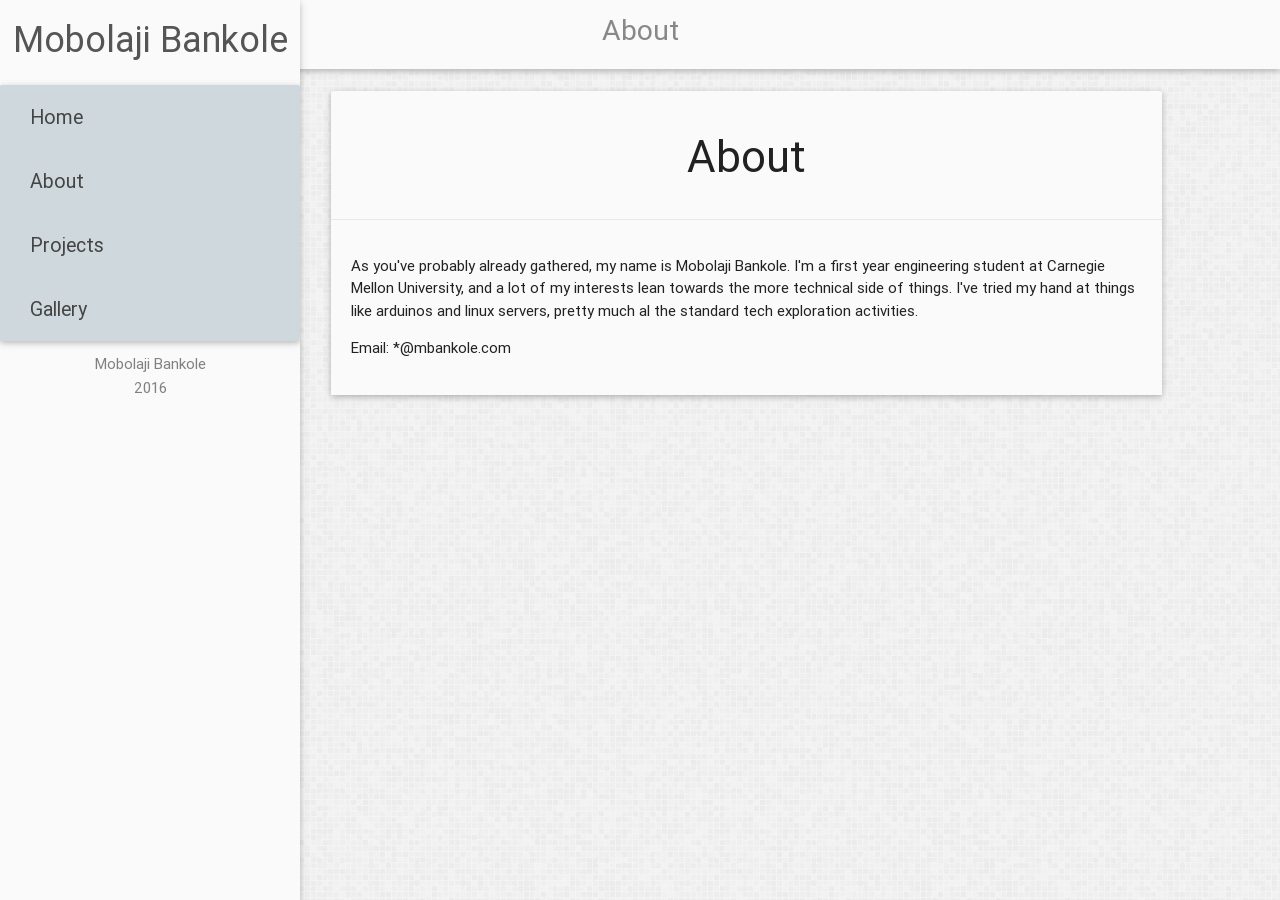
<file: backup/about.html>
<html>
	<head>
		<title>About - Mobolaji Bankole</title>
		<link href="http://fonts.googleapis.com/icon?family=Material+Icons" rel="stylesheet">
		<link type="text/css" rel="stylesheet" href="css/materialize.css"  media="screen,projection"/>
		<meta name="viewport" content="width=device-width, initial-scale=1.0"/>
        <meta name="theme-color" content="#b0bec5">
	</head>
	
	<body background="images/bg.png">
        
        <script type="text/javascript" src="https://code.jquery.com/jquery-2.1.1.min.js"></script>
        <script type="text/javascript" src="js/materialize.js"></script>
        
        <header>
            <ul id="nav-mobile" class="side-nav fixed grey lighten-5">
            <h1 class="center-align" style="font-size:2.4em; margin-top: 20px; color:555555">Mobolaji Bankole</h1>
                <div class="card left-align blue-grey lighten-4">
                    <li><a href="index.html" style="font-size:130%">Home</a></li>
                    <li><a href="#"  style="font-size:130%">About</a></li>
                    <li><a href="#" style="font-size:130%">Projects</a></li>
                    <li><a href="#" style="font-size:130%">Gallery</a></li>
                </div>
                <div class="center-align" style="color:grey">
                    <h6>Mobolaji Bankole</h6>
                    <h6>2016</h6>
                </div>
            </ul>
        </header>
        
        <main>
            <div class="card" style="margin-top:0px">
                <div class="section no-pad-bot grey lighten-5" id="index-banner">
                    <div class="container">
                        <div class="container">
                            <a href="#" data-activates="nav-mobile" class="button-collapse top-nav waves-effect waves-light circle hide-on-large-only"><i class="black-text material-icons">menu</i></a>
                        </div>
                            <h1 class="header center" style="font-size:190%; margin:0px; color:888888">About</h1>
                        <br>
                    </div>
                </div>
            </div>
            
            <div class="row">
                <div class="col s12 m12 l8 offset-l3">
                    <div class="card grey lighten-5">
                        <div class="card-content">
                            <h3 class="center">About</h3>
                        </div>
                        <div class="card-action">
                            <p>As you've probably already gathered, my name is Mobolaji Bankole. I'm a first year engineering student at Carnegie Mellon University, and a lot of my interests lean towards the more technical side of things. I've tried my hand at things like arduinos and linux servers, pretty much al the standard tech exploration activities.</p>
                            <p>Email: *@mbankole.com</p>
                        </div>
                    </div>
                </div>
            </div>
            <br>
        </main>
        
        <script>
            $(document).ready(function()
            {
                $('.parallax').parallax();
                $('.button-collapse').sideNav(
                {
                    menuWidth: 300,
                    edge: 'left',
                    closeOnClick: false
                }
                );
            }
            );
        </script>
	</body>
</html>
</file>
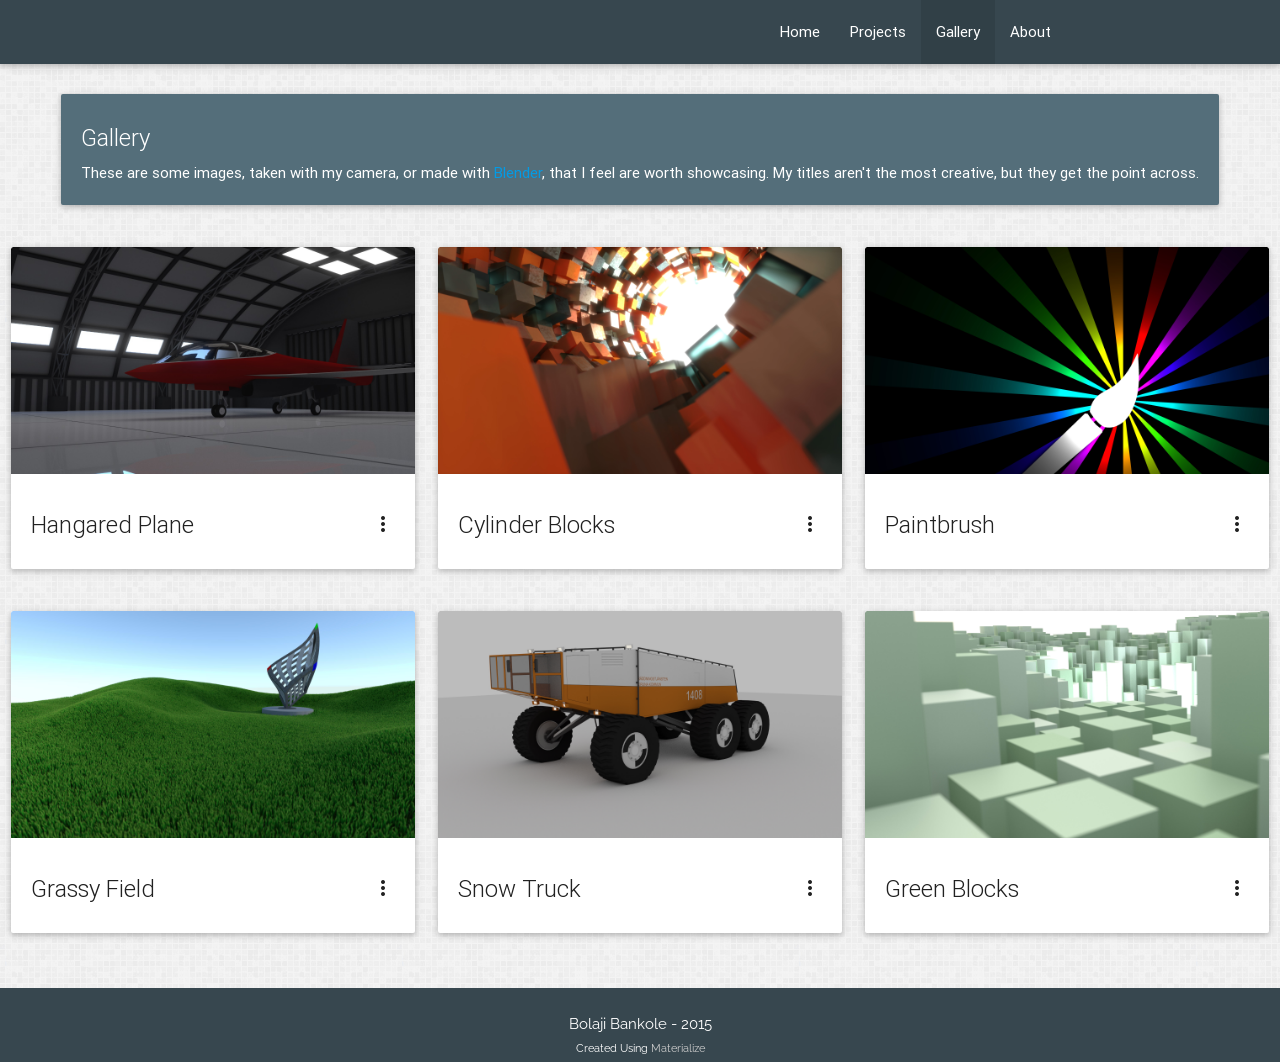
<file: old/gallery.html>
<!DOCTYPE html>
<html>
<head>
	<script type="text/rocketscript">
		var host = "mbankole.com";
		if ((host == window.location.host) && (window.location.protocol != "https:"))
			window.location.protocol = "https";
	</script>
	<link href='https://fonts.googleapis.com/css?family=Raleway:600' rel='stylesheet' type='text/css'>
    <!--Import materialize.css-->
    <link type="text/css" rel="stylesheet" href="css/materialize.css"  media="screen,projection"/>
	<title>Gallery - Mobolaji Bankole</title>
    <!--Mobile Stuff-->
	<meta name="viewport" content="width=device-width, initial-scale=1.0, maximum-scale=1.0, user-scalable=no"/>
	<meta name="theme-color" content="#263238">
</head>

<body style="background-image:url(images/bg.png)">
    <!--Import jQuery before materialize.js-->
    <script type="text/javascript" src="https://code.jquery.com/jquery-2.1.1.min.js"></script>
    <script type="text/javascript" src="js/materialize.js"></script>
	<!-- START -->
	<div class="navbar-fixed">
		<nav class="blue-grey darken-3" style="color:rgba(69, 90, 100,.4)" role="navigation">
			<!--<a href="#!" class="brand-logo center"><i class="mdi-alert-warning left"></i>Heavy Construction</a>-->
			<div class="nav-wrapper container">
				<a id="logo-container" href="#" class="brand-logo" style="fontsize:5"></a>
				<!--normal-->
				<ul class="right hide-on-med-and-down">
					<li><a href="index.html">Home</a></li>
					<li><a href="projects.html">Projects</a></li>
					<li class="active"><a href="#">Gallery</a></li>
					<li><a href="about.html">About</a></li>
				</ul>
				<!--Small/Mobile-->
				<ul id="nav-mobile" class="side-nav">
					<li><a href="index.html"><i class="mdi-action-home small left"></i>Home</a></li>
					<li><a href="projects.html"><i class="mdi-action-group-work small left"></i>Projects</a></li>
					<li class="active"><a href="#"><i class="mdi-image-collections small left"></i>Gallery</a></li>
					<li><a href="about.html"><i class="mdi-social-person small left"></i>About</a></li>
				</ul>
			<a href="#" data-activates="nav-mobile" class="button-collapse"><i class="mdi-navigation-menu"></i></a>
			</div>
		</nav>
	</div>

	<br>
	
	<div class="row">
        <div class="col s12">
			<div class="card blue-grey darken-1">
				<div class="card-content white-text">
					<span class="card-title">Gallery</span>
					<p>These are some images, taken with my camera, or made with <a href="www.blender.com">Blender</a>, that I feel are worth showcasing. My titles aren't the most creative, but they get the point across. </p>
				</div>
			</div>
		</div>
    </div>
	
	<div class="row">
		<div class="col m12 l4">
			<div class="card">
				<div class="card-image waves-effect waves-block waves-light">
					<img class="activator" src="gallery/plane.jpg">
				</div>
				<div class="card-content">
					<span class="card-title activator grey-text text-darken-4">Hangared Plane <i class="mdi-navigation-more-vert right"></i></span>
				</div>
				<div class="card-reveal">
					<span class="card-title grey-text text-darken-4">Hangared Plane <i class="mdi-navigation-close right"></i></span>
					<p>I built on this for quite a while. I think it turned out ok. <br><a href="gallery/blocks.jpg">Full Resolution</a></p>
				</div>
			</div>
		</div>
		<div class="col m12 l4">
			<div class="card">
				<div class="card-image waves-effect waves-block waves-light">
					<img class="activator" src="gallery/blocks.jpg">
				</div>
				<div class="card-content">
					<span class="card-title activator grey-text text-darken-4">Cylinder Blocks <i class="mdi-navigation-more-vert right"></i></span>
				</div>
				<div class="card-reveal">
					<span class="card-title grey-text text-darken-4">Cylinder Blocks <i class="mdi-navigation-close right"></i></span>
					<p>I actually got this printed on a poster as part of a test of a render farm at my school. <br><a href="gallery/blocks.jpg">Full Resolution</a></p>
				</div>
			</div>
		</div>
		<div class="col m12 l4">
			<div class="card">
				<div class="card-image waves-effect waves-block waves-light">
					<img class="activator" src="gallery/brightbrush.jpg">
				</div>
				<div class="card-content">
					<span class="card-title activator grey-text text-darken-4">Paintbrush <i class="mdi-navigation-more-vert right"></i></span>
				</div>
				<div class="card-reveal">
					<span class="card-title grey-text text-darken-4">Paintbrush <i class="mdi-navigation-close right"></i></span>
					<p>This was heavily inspired by a friends desktop background. I thought, "I can recreate that in blender," so I did. <br><a href="gallery/brightbrush.jpg">Full Resolution</a></p>
				</div>
			</div>
		</div>
	</div>
	<div class="row">
		<div class="col m12 l4">
			<div class="card">
				<div class="card-image waves-effect waves-block waves-light">
					<img class="activator" src="gallery/grassyfield.jpg">
				</div>
				<div class="card-content">
					<span class="card-title activator grey-text text-darken-4">Grassy Field <i class="mdi-navigation-more-vert right"></i></span>
				</div>
				<div class="card-reveal">
					<span class="card-title grey-text text-darken-4">Grassy Field <i class="mdi-navigation-close right"></i></span>
					<p>I made this as some grass practice. <br><a href="gallery/grassyfield.jpg">Full Resolution</a></p>
				</div>
			</div>
		</div>
		<div class="col m12 l4">
			<div class="card">
				<div class="card-image waves-effect waves-block waves-light">
					<img class="activator" src="gallery/snowtruck.jpg">
				</div>
				<div class="card-content">
					<span class="card-title activator grey-text text-darken-4">Snow Truck <i class="mdi-navigation-more-vert right"></i></span>
				</div>
				<div class="card-reveal">
					<span class="card-title grey-text text-darken-4">Snow Truck <i class="mdi-navigation-close right"></i></span>
					<p>This was inspired by a work of <a href="http://www.simonstalenhag.se/">Simon Stalenhag</a> depicting a search for a missing person in a snowy forest. <br><a href="gallery/snowtruck.jpg">Full Resolution</a></p>
				</div>
			</div>
		</div>
		<div class="col m12 l4">
			<div class="card">
				<div class="card-image waves-effect waves-block waves-light">
					<img class="activator" src="gallery/greenblocks.jpg">
				</div>
				<div class="card-content">
					<span class="card-title activator grey-text text-darken-4">Green Blocks <i class="mdi-navigation-more-vert right"></i></span>
				</div>
				<div class="card-reveal">
					<span class="card-title grey-text text-darken-4">Green Blocks <i class="mdi-navigation-close right"></i></span>
					<p>Honestly, I just made this one for kicks, as opposed to trying to practice anything. I think I was going for a kind of wallpaper look. <br><a href="gallery/greenblocks.jpg">Full Resolution</a></p>
				</div>
			</div>
		</div>
	</div>
	
	<footer class="page-footer blue-grey darken-3">
        <div class="container">
			<h6 class="center-align" style="color:white;font-size:1em">Bolaji Bankole - 2015</h6>
			<h6 class="center-align" style="color:white;font-size:.7em">Created Using <a href="http://materializecss.com/" style="color:#CCCCCC">Materialize</a></h6>
        </div>
	</footer>
	<!-- JAVASCRIPT -->
	<script>
	$(".button-collapse").sideNav();
	$(document).ready(function(){
      $('.parallax').parallax();
    });
	$(document).ready(function(){
    $('.materialboxed').materialbox();
	});
	</script>
</body>

</html>
</file>
